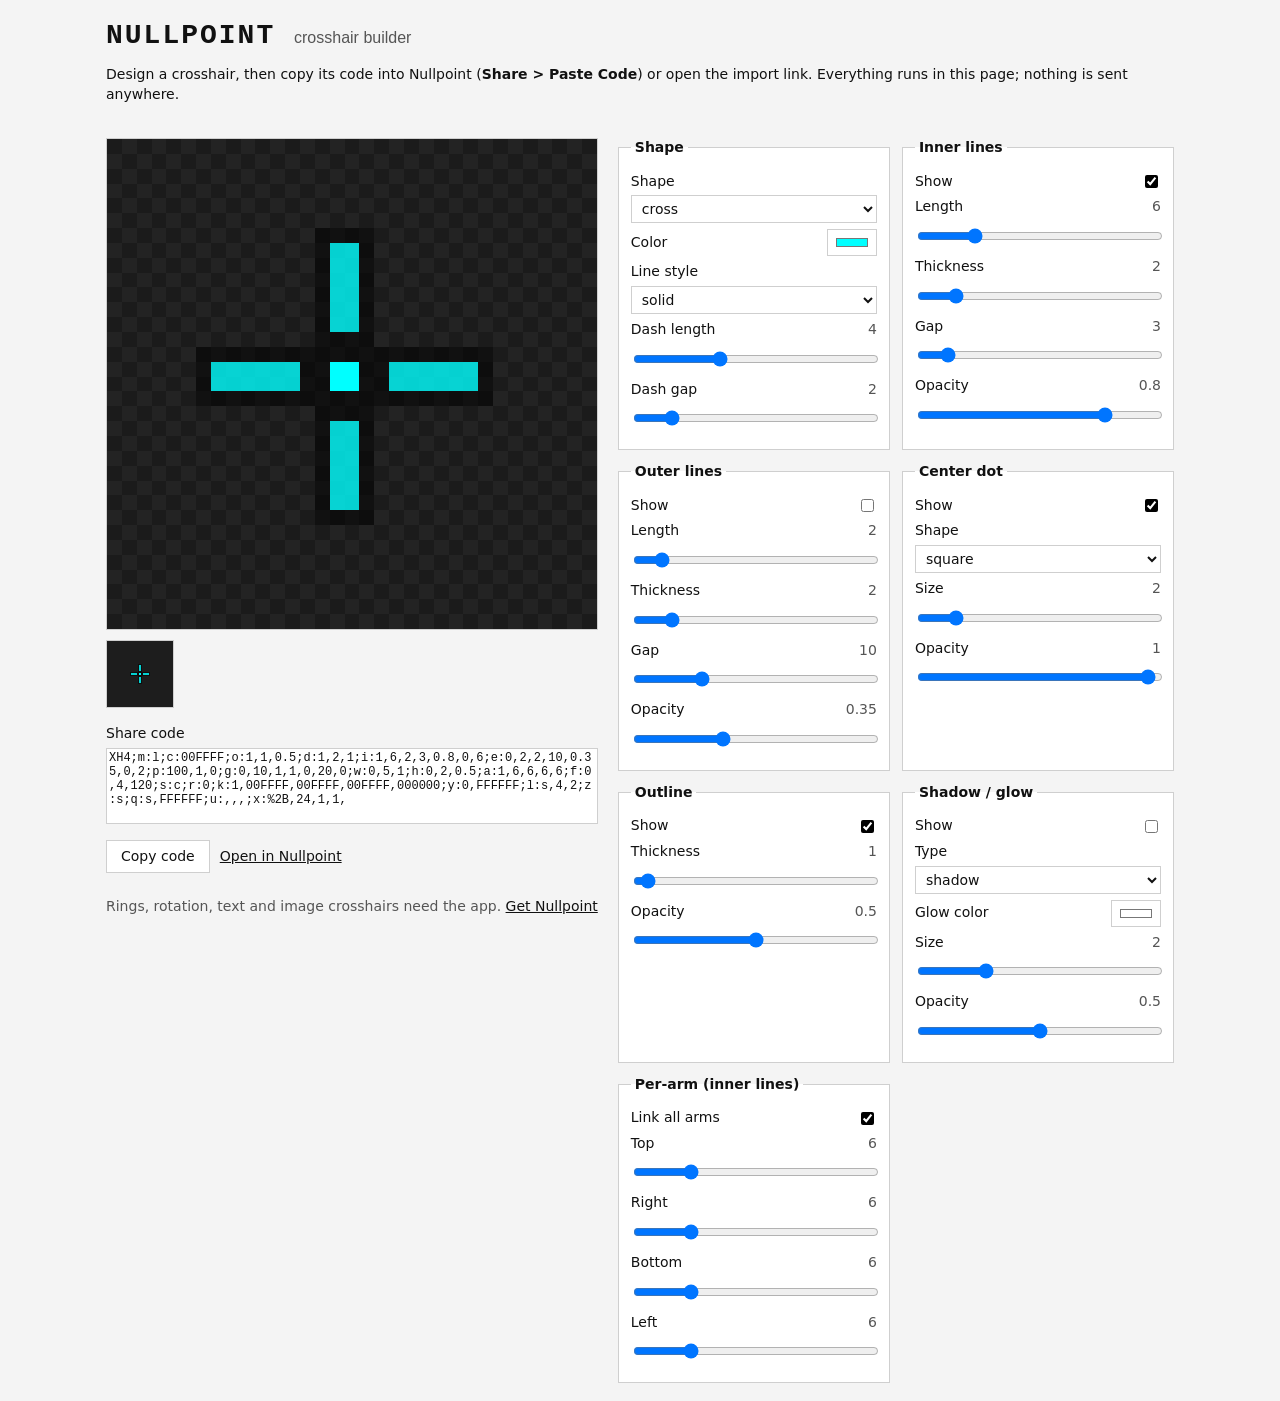
<file: docs/builder/index.html>
<!doctype html>
<html lang="en">
<head>
<meta charset="utf-8">
<meta name="viewport" content="width=device-width, initial-scale=1">
<meta http-equiv="Content-Security-Policy" content="default-src 'none'; script-src 'self'; style-src 'self'; img-src 'self' data:; connect-src 'self'; base-uri 'none'; form-action 'none'">
<meta name="referrer" content="no-referrer">
<title>Nullpoint Builder</title>
<link rel="stylesheet" href="style.css">
</head>
<body>
<header>
  <h1>NULLPOINT <span>crosshair builder</span></h1>
  <p>Design a crosshair, then copy its code into Nullpoint (<b>Share &gt; Paste Code</b>) or open the import link.
     Everything runs in this page; nothing is sent anywhere.</p>
</header>
<main>
  <section class="preview">
    <canvas id="view" width="330" height="330" aria-label="Crosshair preview, zoomed"></canvas>
    <canvas id="real" width="66" height="66" aria-label="Crosshair preview, real size"></canvas>
    <label class="field">Share code <textarea id="code" rows="5" readonly></textarea></label>
    <div class="row">
      <button id="copy" type="button">Copy code</button>
      <a id="link" href="#">Open in Nullpoint</a>
      <span id="status" role="status"></span>
    </div>
    <p class="muted">Rings, rotation, text and image crosshairs need the app.
      <a href="https://github.com/yensobased1/nullpoint">Get Nullpoint</a></p>
  </section>
  <form id="controls" autocomplete="off"></form>
</main>
<script src="nullpoint.js"></script>
<script src="app.js"></script>
</body>
</html>
</file>
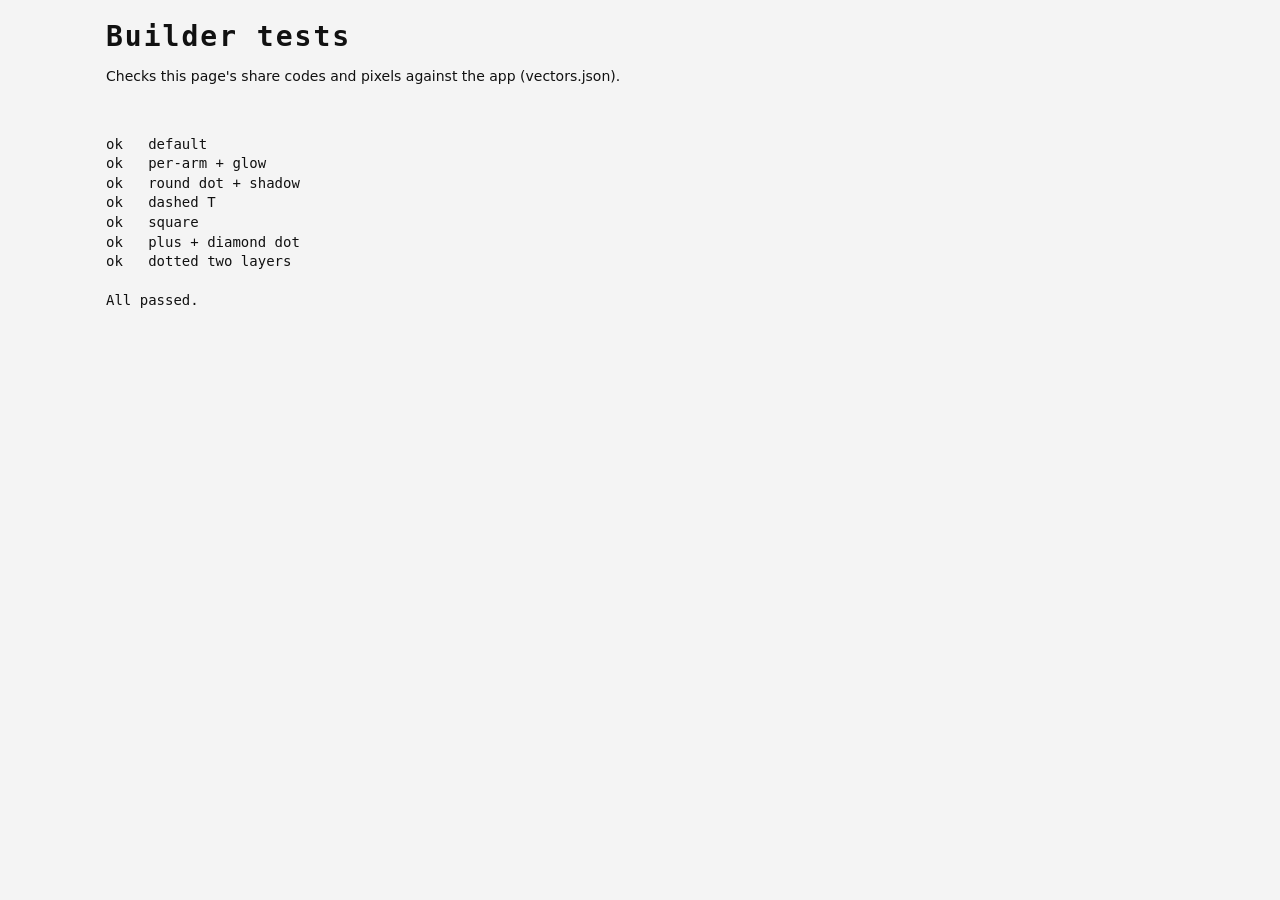
<file: docs/builder/test.html>
<!doctype html>
<html lang="en">
<head>
<meta charset="utf-8">
<meta http-equiv="Content-Security-Policy" content="default-src 'none'; script-src 'self'; style-src 'self'; connect-src 'self'; base-uri 'none'; form-action 'none'">
<title>Nullpoint Builder Tests</title>
<link rel="stylesheet" href="style.css">
</head>
<body>
<header><h1>Builder tests</h1><p>Checks this page's share codes and pixels against the app (vectors.json).</p></header>
<main><pre id="out">Running...</pre></main>
<script src="nullpoint.js"></script>
<script src="compare.js"></script>
<script src="test.js"></script>
</body>
</html>
</file>
<file: docs/builder/style.css>
:root { --bg: #0b0b0b; --panel: #151515; --line: #2e2e2e; --text: #f2f2f2; --muted: #9a9a9a; }
* { box-sizing: border-box; }
body { margin: 0; background: var(--bg); color: var(--text); font: 14px/1.4 "Segoe UI", system-ui, sans-serif; }
header { padding: 20px 16px 4px; max-width: 1100px; margin: 0 auto; }
h1 { margin: 0; font: 700 28px Consolas, monospace; letter-spacing: 2px; }
h1 span { font: 400 16px "Segoe UI", sans-serif; color: var(--muted); letter-spacing: 0; }
main { display: flex; flex-wrap: wrap; gap: 20px; padding: 16px; max-width: 1100px; margin: 0 auto; }
.preview { flex: 0 0 auto; display: flex; flex-direction: column; gap: 10px; max-width: 100%; }
canvas { image-rendering: pixelated; background: #1d1d1d; border: 1px solid var(--line); max-width: 100%; }
#real { align-self: flex-start; }
form { flex: 1 1 380px; display: grid; grid-template-columns: repeat(auto-fill, minmax(240px, 1fr)); gap: 12px; }
fieldset { border: 1px solid var(--line); background: var(--panel); margin: 0; padding: 8px 12px 10px; }
legend { font-weight: 600; padding: 0 4px; }
.field { display: grid; grid-template-columns: 1fr auto; align-items: center; gap: 4px 8px; margin: 6px 0; }
.field input[type=range], .field select, .field textarea { grid-column: 1 / -1; width: 100%; }
textarea { background: #000; color: var(--text); border: 1px solid var(--line); font: 12px Consolas, monospace; resize: none; }
select, input, button { background: #000; color: var(--text); border: 1px solid var(--line); padding: 4px 6px; font: inherit; }
input[type=checkbox] { accent-color: #fff; }
button { cursor: pointer; padding: 6px 14px; }
button:hover, a:hover { border-color: #fff; }
.row { display: flex; gap: 10px; align-items: center; flex-wrap: wrap; }
a { color: var(--text); }
.muted, output { color: var(--muted); }
@media (prefers-color-scheme: light) {
  :root { --bg: #f4f4f4; --panel: #fff; --line: #cfcfcf; --text: #111; --muted: #555; }
  select, input, button, textarea { background: #fff; }
  input[type=checkbox] { accent-color: #000; }
}
</file>
